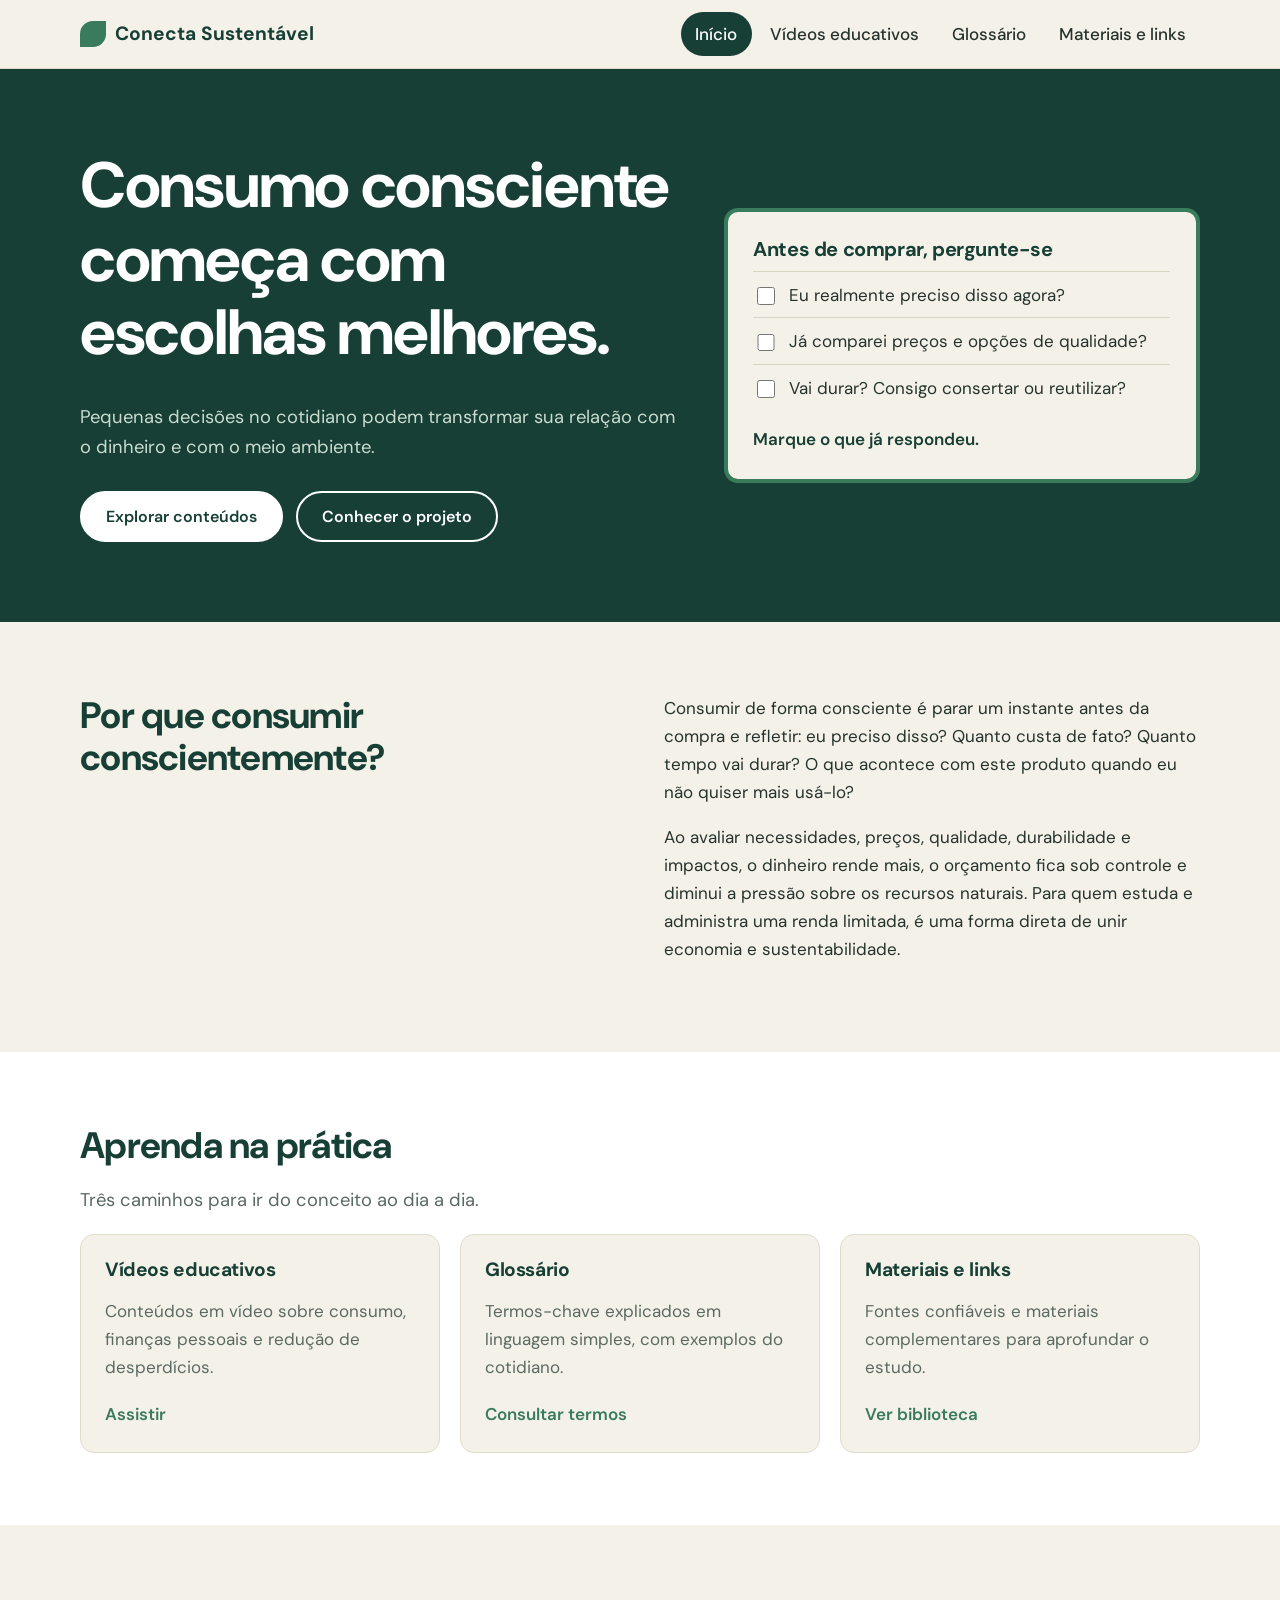
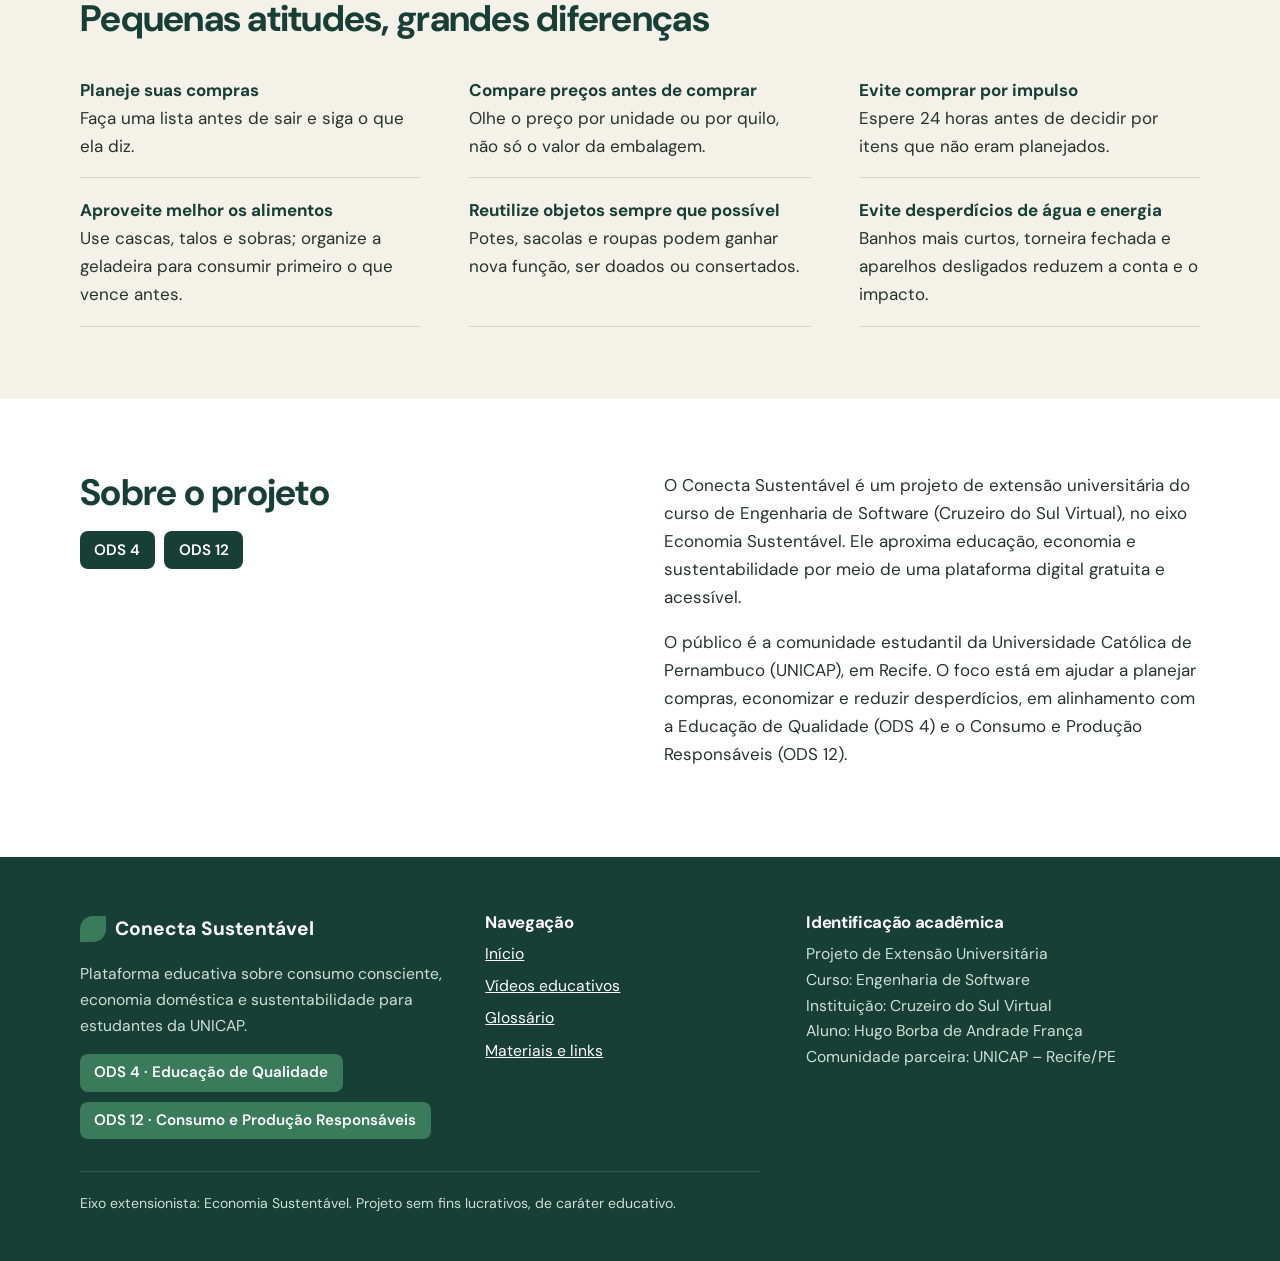
<file: index.html>
<!DOCTYPE html>
<html lang="pt-BR">
<head>
<meta charset="UTF-8">
<meta name="viewport" content="width=device-width, initial-scale=1">
<title>Início | Conecta Sustentável</title>
<meta name="description" content="Consumo consciente e economia sustentável para estudantes da UNICAP.">
<link rel="preconnect" href="https://fonts.googleapis.com"><link rel="preconnect" href="https://fonts.gstatic.com" crossorigin>
<link href="https://fonts.googleapis.com/css2?family=DM+Sans:wght@400;500;600;700&display=swap" rel="stylesheet">
<link rel="stylesheet" href="css/style.css">
</head>
<body data-page="inicio">
<a class="skip" href="#conteudo">Ir para o conteúdo</a>
<header id="site-header"></header>
<main id="conteudo">
<section class="hero"><div class="wrap hero-grid">
<div><h1>Consumo consciente começa com escolhas melhores.</h1>
<p class="lead">Pequenas decisões no cotidiano podem transformar sua relação com o dinheiro e com o meio ambiente.</p>
<div class="actions"><a class="btn" href="#aprenda">Explorar conteúdos</a><a class="btn ghost" href="#sobre">Conhecer o projeto</a></div></div>
<form class="check" id="check" onsubmit="return false"><h2>Antes de comprar, pergunte-se</h2>
<label><input type="checkbox"><span>Eu realmente preciso disso agora?</span></label>
<label><input type="checkbox"><span>Já comparei preços e opções de qualidade?</span></label>
<label><input type="checkbox"><span>Vai durar? Consigo consertar ou reutilizar?</span></label>
<p id="check-msg" aria-live="polite">Marque o que já respondeu.</p></form>
</div></section>

<section id="por-que"><div class="wrap two"><div><h2>Por que consumir conscientemente?</h2></div>
<div><p>Consumir de forma consciente é parar um instante antes da compra e refletir: eu preciso disso? Quanto custa de fato? Quanto tempo vai durar? O que acontece com este produto quando eu não quiser mais usá-lo?</p>
<p>Ao avaliar necessidades, preços, qualidade, durabilidade e impactos, o dinheiro rende mais, o orçamento fica sob controle e diminui a pressão sobre os recursos naturais. Para quem estuda e administra uma renda limitada, é uma forma direta de unir economia e sustentabilidade.</p></div></div></section>

<section id="aprenda" class="alt"><div class="wrap"><h2>Aprenda na prática</h2><p class="lead">Três caminhos para ir do conceito ao dia a dia.</p>
<div class="grid">
<a class="card" href="videos.html"><h3>Vídeos educativos</h3><p>Conteúdos em vídeo sobre consumo, finanças pessoais e redução de desperdícios.</p><span class="more">Assistir</span></a>
<a class="card" href="glossario.html"><h3>Glossário</h3><p>Termos-chave explicados em linguagem simples, com exemplos do cotidiano.</p><span class="more">Consultar termos</span></a>
<a class="card" href="materiais.html"><h3>Materiais e links</h3><p>Fontes confiáveis e materiais complementares para aprofundar o estudo.</p><span class="more">Ver biblioteca</span></a>
</div></div></section>

<section id="atitudes"><div class="wrap"><h2>Pequenas atitudes, grandes diferenças</h2>
<ul class="tips">
<li><strong>Planeje suas compras</strong>Faça uma lista antes de sair e siga o que ela diz.</li>
<li><strong>Compare preços antes de comprar</strong>Olhe o preço por unidade ou por quilo, não só o valor da embalagem.</li>
<li><strong>Evite comprar por impulso</strong>Espere 24 horas antes de decidir por itens que não eram planejados.</li>
<li><strong>Aproveite melhor os alimentos</strong>Use cascas, talos e sobras; organize a geladeira para consumir primeiro o que vence antes.</li>
<li><strong>Reutilize objetos sempre que possível</strong>Potes, sacolas e roupas podem ganhar nova função, ser doados ou consertados.</li>
<li><strong>Evite desperdícios de água e energia</strong>Banhos mais curtos, torneira fechada e aparelhos desligados reduzem a conta e o impacto.</li>
</ul></div></section>

<section id="sobre" class="alt"><div class="wrap two"><div><h2>Sobre o projeto</h2><div class="ods"><span>ODS 4</span><span>ODS 12</span></div></div>
<div><p>O Conecta Sustentável é um projeto de extensão universitária do curso de Engenharia de Software (Cruzeiro do Sul Virtual), no eixo Economia Sustentável. Ele aproxima educação, economia e sustentabilidade por meio de uma plataforma digital gratuita e acessível.</p>
<p>O público é a comunidade estudantil da Universidade Católica de Pernambuco (UNICAP), em Recife. O foco está em ajudar a planejar compras, economizar e reduzir desperdícios, em alinhamento com a Educação de Qualidade (ODS 4) e o Consumo e Produção Responsáveis (ODS 12).</p></div></div></section>
</main>
<footer id="site-footer"></footer>
<script src="js/main.js"></script>
</body>
</html>
</file>
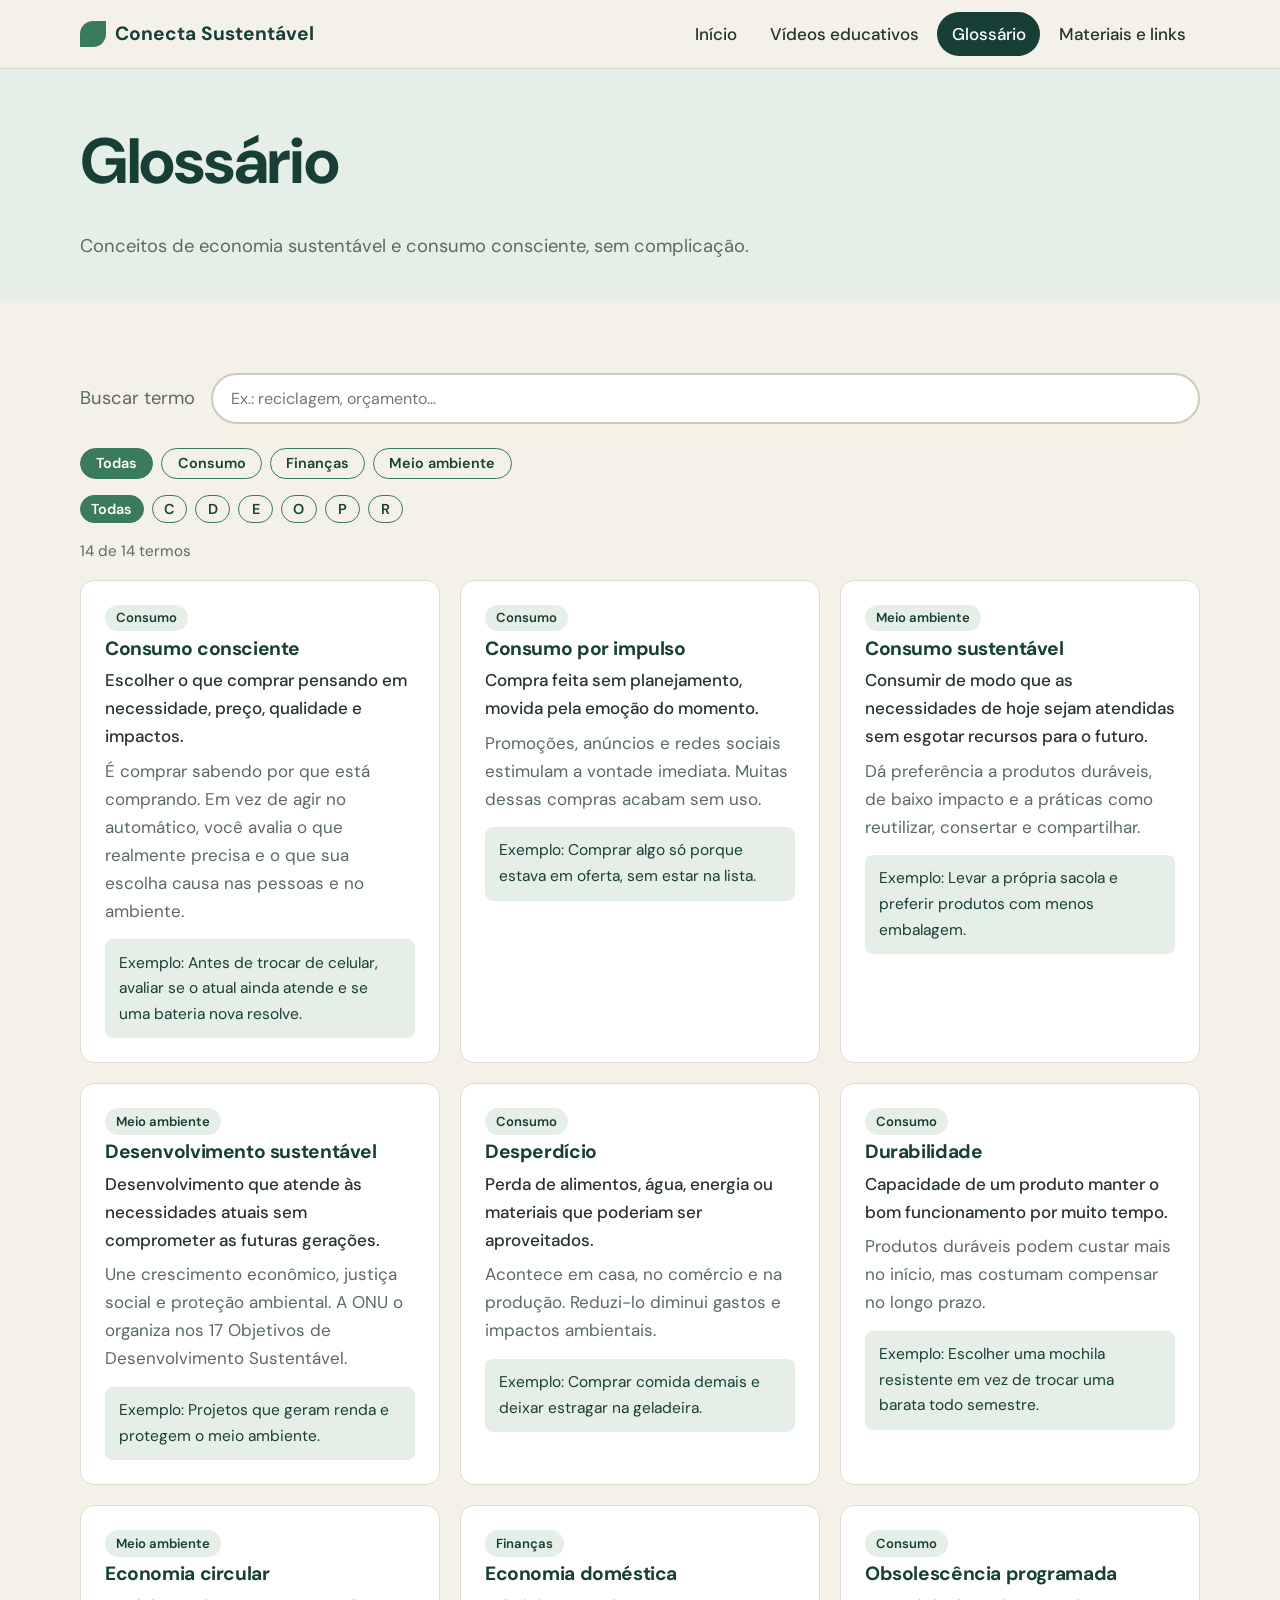
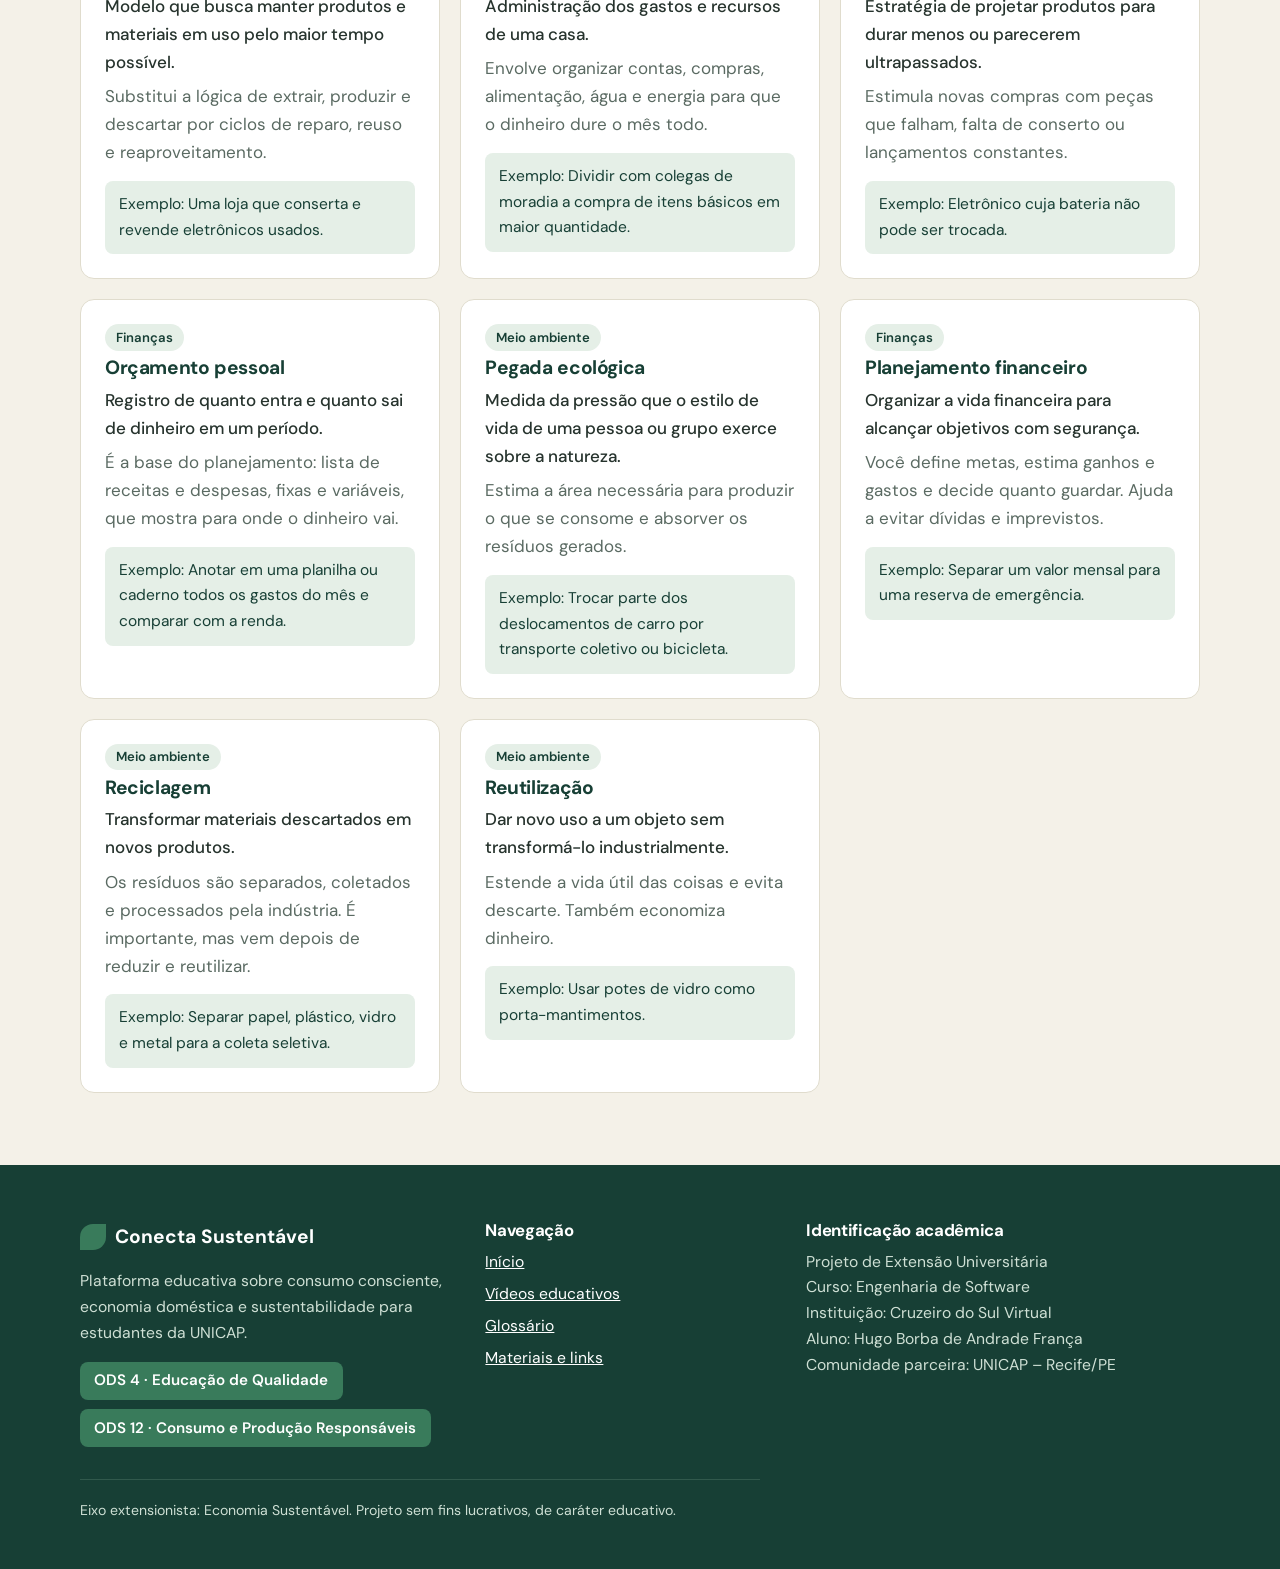
<file: glossario.html>
<!DOCTYPE html>
<html lang="pt-BR">
<head>
<meta charset="UTF-8">
<meta name="viewport" content="width=device-width, initial-scale=1">
<title>Glossário | Conecta Sustentável</title>
<meta name="description" content="Glossário de economia sustentável e consumo consciente.">
<link rel="preconnect" href="https://fonts.googleapis.com"><link rel="preconnect" href="https://fonts.gstatic.com" crossorigin>
<link href="https://fonts.googleapis.com/css2?family=DM+Sans:wght@400;500;600;700&display=swap" rel="stylesheet">
<link rel="stylesheet" href="css/style.css">
</head>
<body data-page="glossario">
<a class="skip" href="#conteudo">Ir para o conteúdo</a>
<header id="site-header"></header>
<main id="conteudo">
<div class="page-head"><div class="wrap"><h1>Glossário</h1><p class="lead">Conceitos de economia sustentável e consumo consciente, sem complicação.</p></div></div>
<section><div class="wrap">
<div class="tools"><label for="busca" class="lead" style="margin:0">Buscar termo</label><input id="busca" class="search" type="search" placeholder="Ex.: reciclagem, orçamento…" autocomplete="off"></div>
<div class="chips" id="cats" role="group" aria-label="Filtrar por categoria"></div>
<div class="chips letters" id="letras" role="group" aria-label="Filtrar por letra inicial"></div>
<p class="count" id="contagem" aria-live="polite"></p><div class="grid" id="lista"></div><div class="empty" id="vazio" hidden><strong>Nenhum termo encontrado</strong><p>Tente outra palavra, escolha outra letra ou limpe os filtros.</p><button class="btn" id="limpar" type="button">Limpar filtros</button></div>
</div></section>
</main>
<footer id="site-footer"></footer>
<script src="js/main.js"></script>
<script src="js/glossario.js"></script>
</body>
</html>
</file>
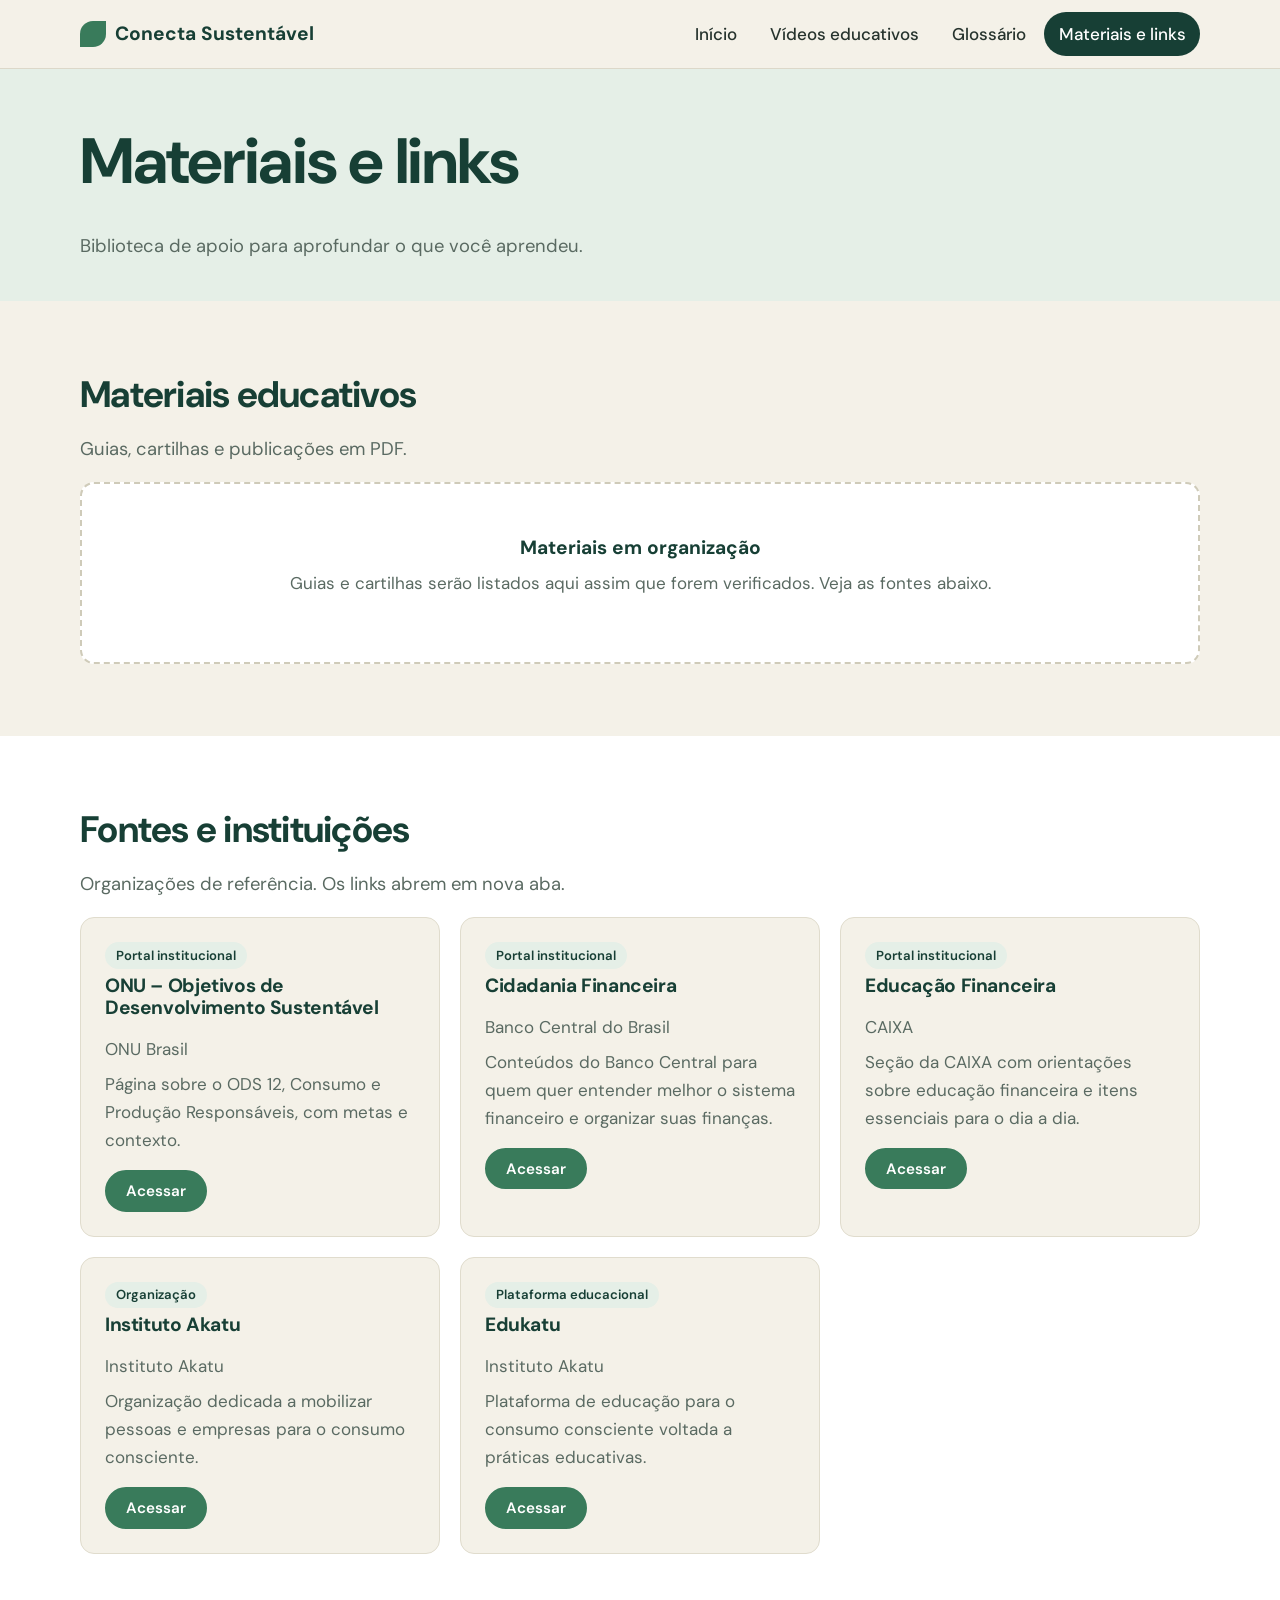
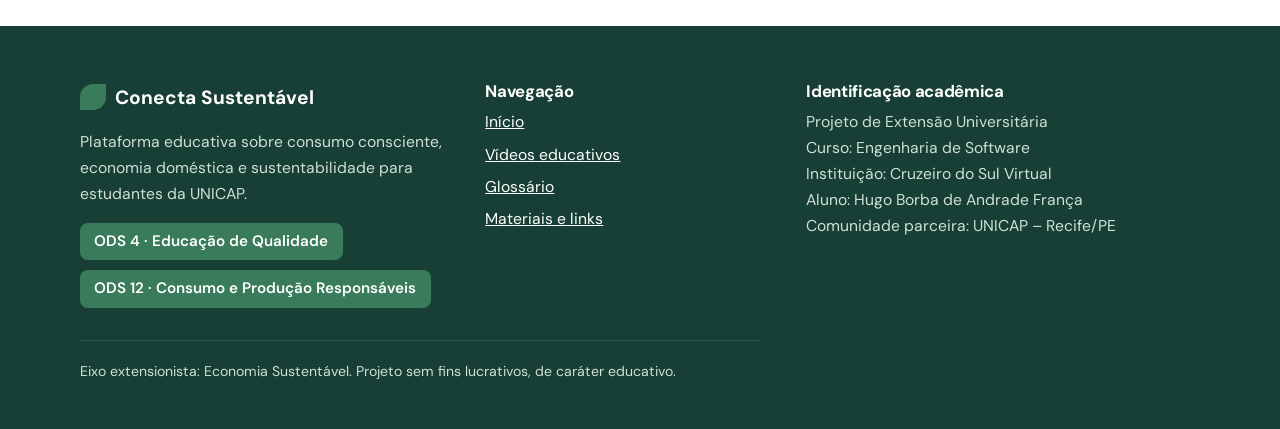
<file: materiais.html>
<!DOCTYPE html>
<html lang="pt-BR">
<head>
<meta charset="UTF-8">
<meta name="viewport" content="width=device-width, initial-scale=1">
<title>Materiais e links | Conecta Sustentável</title>
<meta name="description" content="Fontes e materiais complementares sobre consumo consciente e educação financeira.">
<link rel="preconnect" href="https://fonts.googleapis.com"><link rel="preconnect" href="https://fonts.gstatic.com" crossorigin>
<link href="https://fonts.googleapis.com/css2?family=DM+Sans:wght@400;500;600;700&display=swap" rel="stylesheet">
<link rel="stylesheet" href="css/style.css">
</head>
<body data-page="materiais">
<a class="skip" href="#conteudo">Ir para o conteúdo</a>
<header id="site-header"></header>
<main id="conteudo">
<div class="page-head"><div class="wrap"><h1>Materiais e links</h1><p class="lead">Biblioteca de apoio para aprofundar o que você aprendeu.</p></div></div>
<section><div class="wrap"><h2>Materiais educativos</h2><p class="lead">Guias, cartilhas e publicações em PDF.</p><div class="grid" id="materiais"></div><div class="empty" id="vazio-materiais" hidden><strong>Materiais em organização</strong><p>Guias e cartilhas serão listados aqui assim que forem verificados. Veja as fontes abaixo.</p></div></div></section>
<section class="alt"><div class="wrap"><h2>Fontes e instituições</h2><p class="lead">Organizações de referência. Os links abrem em nova aba.</p><div class="grid" id="fontes"></div></div></section>
</main>
<footer id="site-footer"></footer>
<script src="js/main.js"></script>
<script src="js/materiais.js"></script>
</body>
</html>
</file>
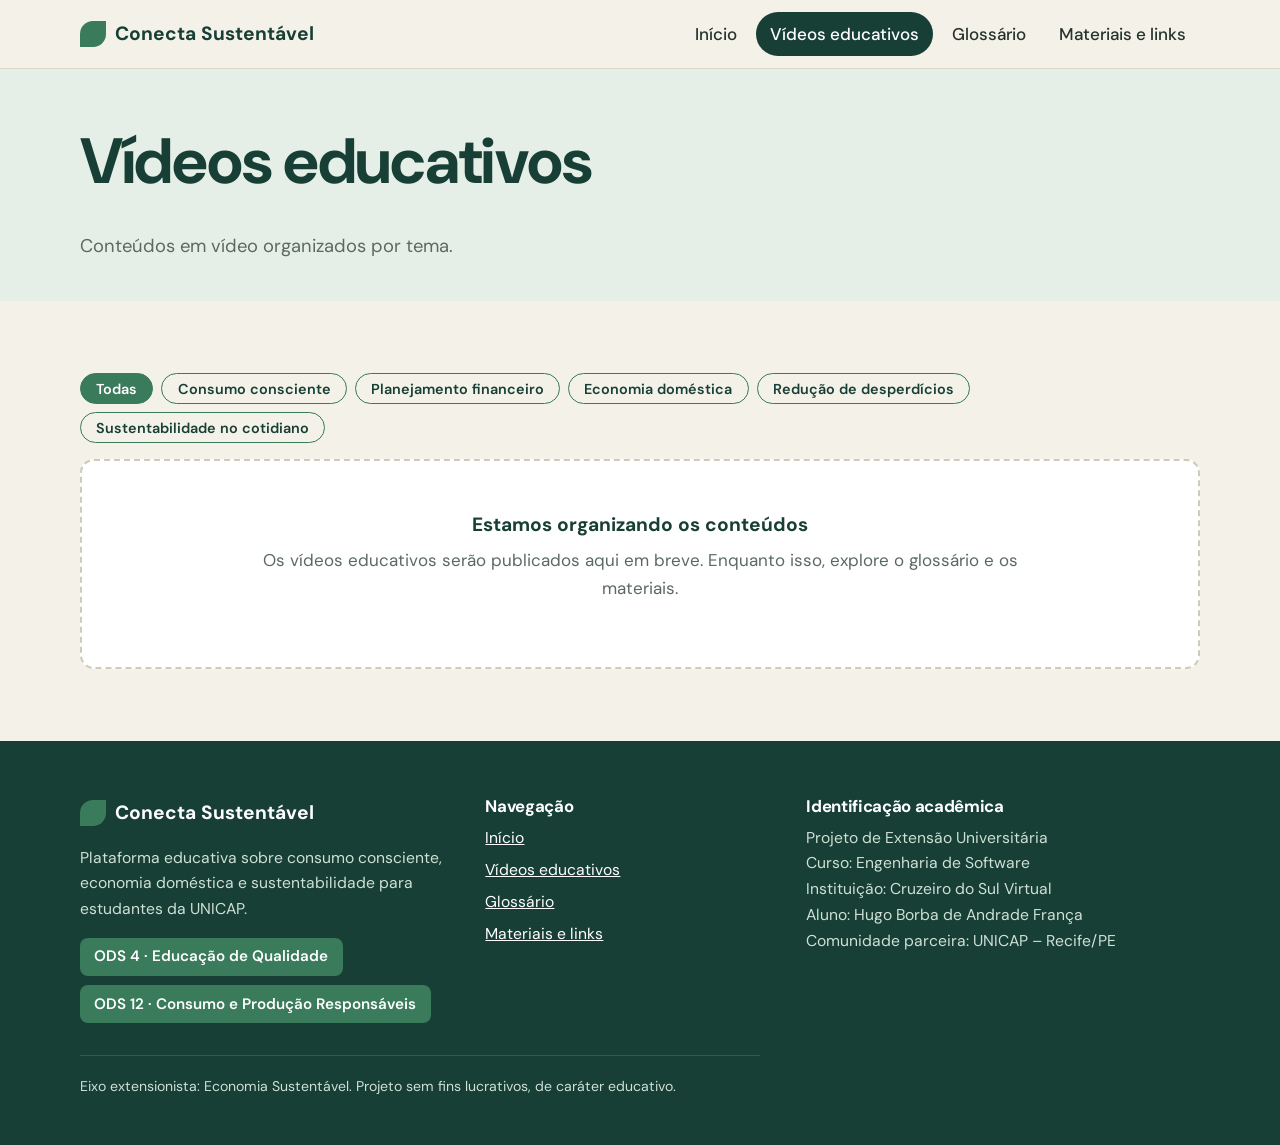
<file: videos.html>
<!DOCTYPE html>
<html lang="pt-BR">
<head>
<meta charset="UTF-8">
<meta name="viewport" content="width=device-width, initial-scale=1">
<title>Vídeos educativos | Conecta Sustentável</title>
<meta name="description" content="Vídeos sobre consumo consciente, finanças e sustentabilidade.">
<link rel="preconnect" href="https://fonts.googleapis.com"><link rel="preconnect" href="https://fonts.gstatic.com" crossorigin>
<link href="https://fonts.googleapis.com/css2?family=DM+Sans:wght@400;500;600;700&display=swap" rel="stylesheet">
<link rel="stylesheet" href="css/style.css">
</head>
<body data-page="videos">
<a class="skip" href="#conteudo">Ir para o conteúdo</a>
<header id="site-header"></header>
<main id="conteudo">
<div class="page-head"><div class="wrap"><h1>Vídeos educativos</h1><p class="lead">Conteúdos em vídeo organizados por tema.</p></div></div>
<section><div class="wrap"><div class="chips" id="filtros" role="group" aria-label="Filtrar por categoria"></div>
<p class="count" id="contagem" aria-live="polite"></p><div class="grid" id="lista"></div><div class="empty" id="vazio" hidden></div></div></section>
</main>
<footer id="site-footer"></footer>
<script src="js/main.js"></script>
<script src="js/videos.js"></script>
</body>
</html>
</file>
<file: css/style.css>
:root{--dk:#173F35;--gr:#397B5B;--lt:#E5EFE7;--bg:#F4F1E8;--wh:#fff;--tx:#26332D;--mut:#5a6a62;--r:14px;--f:"DM Sans",system-ui,-apple-system,"Segoe UI",sans-serif}
*{box-sizing:border-box}html{scroll-behavior:smooth}
body{margin:0;font:400 1.0625rem/1.65 var(--f);color:var(--tx);background:var(--bg)}
h1,h2,h3{line-height:1.15;color:var(--dk);margin:0 0 .5em;letter-spacing:-.02em}
h1{font-size:clamp(2.2rem,5.5vw,4rem);font-weight:700}h2{font-size:clamp(1.6rem,3vw,2.3rem)}h3{font-size:1.2rem}
p{margin:0 0 1em;max-width:68ch}a{color:var(--gr)}img{max-width:100%;display:block}
:focus-visible{outline:3px solid var(--gr);outline-offset:3px;border-radius:4px}
.skip{position:absolute;left:-999px;top:0;background:var(--dk);color:#fff;padding:.6rem 1rem;z-index:99}.skip:focus{left:0}
.wrap{width:min(1120px,100% - 2.5rem);margin-inline:auto}
section{padding:4.5rem 0}.alt{background:var(--wh)}.lead{color:var(--mut);font-size:1.15rem}
.site-header{position:sticky;top:0;z-index:20;background:rgba(244,241,232,.94);backdrop-filter:blur(8px);border-bottom:1px solid #dcd8c9}
.bar{display:flex;align-items:center;justify-content:space-between;min-height:68px}
.brand{font-weight:700;font-size:1.2rem;color:var(--dk);text-decoration:none;display:flex;align-items:center;gap:.55rem}
.brand i{width:26px;height:26px;border-radius:50% 0 50% 0;background:var(--gr);display:inline-block}
.nav ul{display:flex;gap:.25rem;list-style:none;margin:0;padding:0}
.nav a{display:block;padding:.5rem .9rem;border-radius:999px;color:var(--tx);text-decoration:none;font-weight:500;transition:background .2s,color .2s}
.nav a:hover{background:var(--lt)}.nav a[aria-current=page]{background:var(--dk);color:#fff}
.menu-btn{display:none;background:none;border:1px solid var(--dk);color:var(--dk);border-radius:8px;padding:.45rem .8rem;font:600 .95rem var(--f);cursor:pointer}
@media(max-width:760px){.menu-btn{display:block}.nav{display:none;position:absolute;left:0;right:0;top:68px;background:var(--bg);border-bottom:1px solid #dcd8c9;padding:.75rem 1.25rem}.nav.open{display:block}.nav ul{flex-direction:column}}
.btn{display:inline-block;padding:.8rem 1.5rem;border-radius:999px;font:600 1rem var(--f);text-decoration:none;border:2px solid var(--gr);background:var(--gr);color:#fff;cursor:pointer;transition:transform .15s,background .2s,color .2s}
.btn:hover{background:var(--dk);border-color:var(--dk);transform:translateY(-2px)}
.btn.ghost{background:transparent;color:var(--dk);border-color:var(--dk)}.btn.ghost:hover{background:var(--dk);color:#fff}
.hero .btn.ghost{color:#fff;border-color:#fff}.hero .btn.ghost:hover{background:#fff;color:var(--dk)}
.hero .btn:not(.ghost){background:#fff;color:var(--dk);border-color:#fff}
.hero{background:var(--dk);color:#e9f1ec;padding:5rem 0}.hero h1{color:#fff}
.hero-grid{display:grid;grid-template-columns:1.25fr 1fr;gap:3rem;align-items:center}
.hero .lead{color:#c9dccf}.actions{display:flex;flex-wrap:wrap;gap:.8rem;margin-top:1.8rem}
.check{background:var(--bg);color:var(--tx);border-radius:var(--r);padding:1.6rem;border:4px solid var(--gr)}
.check h2{font-size:1.25rem}.check label{display:flex;gap:.7rem;align-items:flex-start;padding:.55rem 0;border-top:1px solid #d9d5c5;cursor:pointer}
.check input{margin-top:.4rem;accent-color:var(--gr);width:1.1rem;height:1.1rem}
.check input:checked+span{text-decoration:line-through;color:var(--mut)}
#check-msg{margin:.9rem 0 0;font-weight:600;color:var(--dk);min-height:1.6em}
@media(max-width:860px){.hero-grid{grid-template-columns:1fr}}
.grid{display:grid;gap:1.25rem;grid-template-columns:repeat(auto-fill,minmax(290px,1fr))}
.card{background:var(--wh);border:1px solid #e0dccd;border-radius:var(--r);padding:1.5rem;display:flex;flex-direction:column;gap:.4rem}
.alt .card{background:var(--bg)}
a.card{text-decoration:none;color:inherit;transition:border-color .2s,transform .2s}a.card:hover{border-color:var(--gr);transform:translateY(-3px)}
.card p{margin:0;color:var(--mut)}.card .more{margin-top:auto;padding-top:.8rem;font-weight:600;color:var(--gr)}
.tag{align-self:flex-start;background:var(--lt);color:var(--dk);font-size:.82rem;font-weight:600;padding:.15rem .7rem;border-radius:999px}
.tips{list-style:none;padding:0;margin:0;display:grid;gap:0 3rem;grid-template-columns:repeat(auto-fit,minmax(300px,1fr))}
.tips li{padding:1.1rem 0;border-bottom:1px solid #d9d5c5}.tips strong{display:block;color:var(--dk)}
.two{display:grid;grid-template-columns:1fr 1fr;gap:3rem}@media(max-width:860px){.two{grid-template-columns:1fr}}
.ods{display:flex;gap:.6rem;flex-wrap:wrap}.ods span{background:var(--dk);color:#fff;border-radius:8px;padding:.4rem .9rem;font-weight:600;font-size:.95rem}
.page-head{background:var(--lt);padding:3.5rem 0 2.5rem}.page-head p{margin:0}
.tools{display:flex;flex-wrap:wrap;gap:1rem;align-items:center;margin-bottom:1.5rem}
.search{flex:1 1 280px;padding:.8rem 1.1rem;border:2px solid #cfcbb9;border-radius:999px;font:1rem var(--f);background:#fff;color:var(--tx)}
.search:focus{border-color:var(--gr);outline:none}
.chips{display:flex;flex-wrap:wrap;gap:.5rem;margin-bottom:1rem}
.chip{border:1.5px solid var(--gr);background:transparent;color:var(--dk);padding:.35rem .95rem;border-radius:999px;font:600 .9rem var(--f);cursor:pointer;transition:background .2s}
.chip:hover{background:var(--lt)}.chip[aria-pressed=true]{background:var(--gr);color:#fff}
.letters .chip{padding:.25rem .65rem;min-width:2.2rem}
.count{color:var(--mut);font-size:.95rem;margin:0 0 1rem}
.empty{text-align:center;padding:3rem 1.5rem;background:#fff;border:2px dashed #cfcbb9;border-radius:var(--r);color:var(--mut)}
.empty strong{display:block;color:var(--dk);font-size:1.2rem;margin-bottom:.3rem}.empty p{margin-inline:auto}
.term h3{margin:0}.term .def{color:var(--tx);font-weight:500}.term .ex{background:var(--lt);border-radius:8px;padding:.7rem .9rem;margin-top:.5rem;font-size:.97rem;color:var(--dk)}
.thumb{aspect-ratio:16/9;background:var(--dk);border-radius:10px;overflow:hidden;position:relative}
.thumb img,.thumb iframe{width:100%;height:100%;border:0;object-fit:cover}
.card .btn{align-self:flex-start;margin-top:.6rem;padding:.55rem 1.2rem;font-size:.95rem}
.site-footer{background:var(--dk);color:#cfe0d5;padding:3.5rem 0 2rem;font-size:.98rem}
.site-footer a{color:#fff}.site-footer h2{color:#fff;font-size:1.05rem}.site-footer .brand{color:#fff}
.fgrid{display:grid;gap:2.5rem;grid-template-columns:1.3fr 1fr 1.4fr}@media(max-width:860px){.fgrid{grid-template-columns:1fr}}
.site-footer ul{list-style:none;margin:0;padding:0}.site-footer li{margin-bottom:.4rem}
.site-footer .ods span{background:var(--gr)}.copy{border-top:1px solid #31594c;margin-top:2rem;padding-top:1.2rem;font-size:.88rem}
@media(prefers-reduced-motion:reduce){*{transition:none!important;scroll-behavior:auto!important}}
</file>
